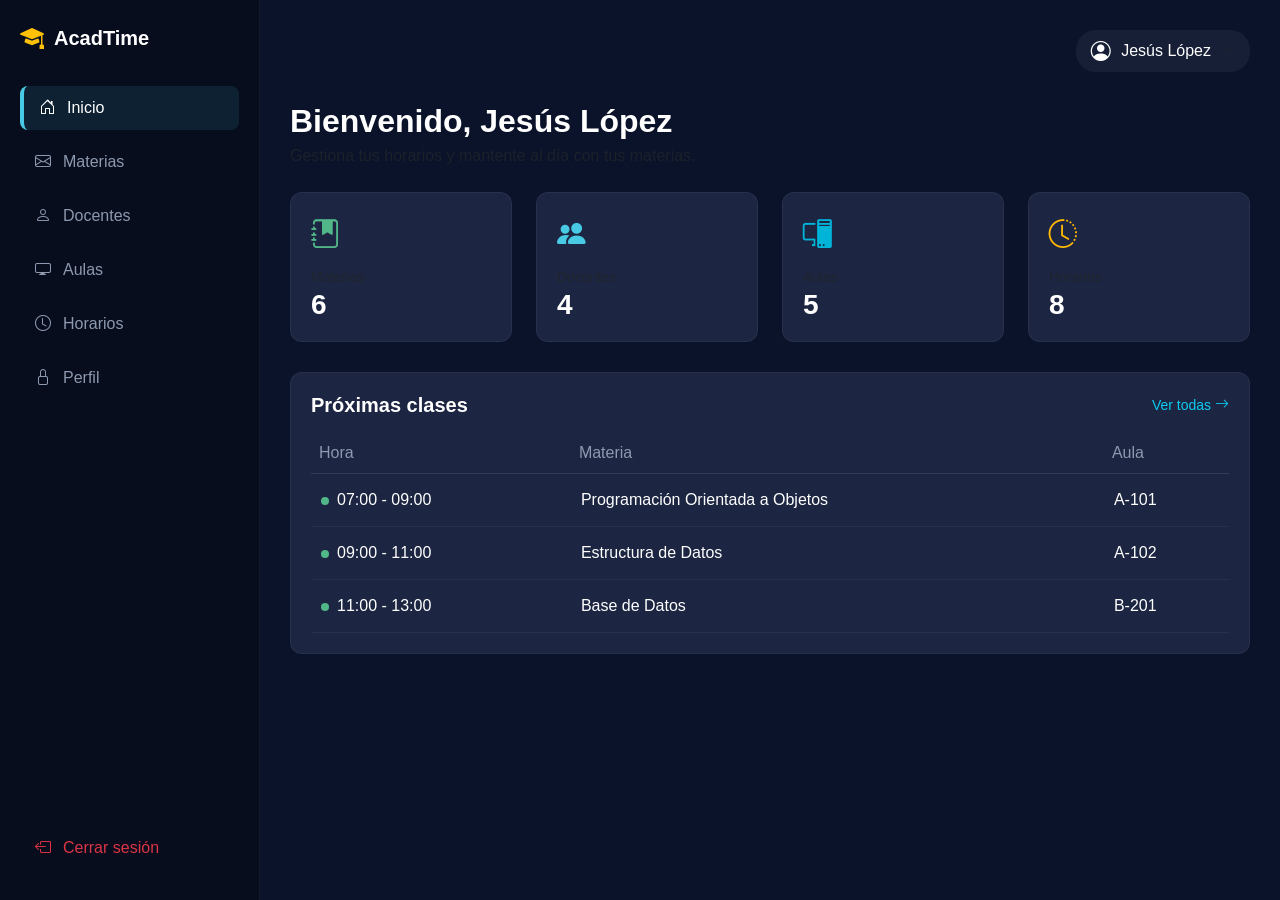
<file: templates/InterfazDocente.html>
<!DOCTYPE html>
<html lang="es">
<head>
    <meta charset="UTF-8">
    <meta name="viewport" content="width=device-width, initial-scale=1.0">
    <title>AcadTime - Panel Principal</title>
    <!-- Bootstrap 5 CSS -->
    <link href="https://cdn.jsdelivr.net/npm/bootstrap@5.3.2/dist/css/bootstrap.min.css" rel="stylesheet">
    <!-- Bootstrap Icons -->
    <link href="https://cdn.jsdelivr.net/npm/bootstrap-icons@1.11.1/font/bootstrap-icons.css" rel="stylesheet">
    <style>
        :root {
            --bg-dark-blue: #0b132b;
            --bg-card: #1c2541;
            --accent-blue: #48cae4;
            --text-muted-custom: #8d99ae;
        }

        body {
            background-color: var(--bg-dark-blue);
            color: #ffffff;
            font-family: 'Segoe UI', Tahoma, Geneva, Verdana, sans-serif;
            overflow-x: hidden;
        }

        /* Sidebar lateral */
        .sidebar {
            width: 260px;
            height: 100vh;
            position: fixed;
            top: 0;
            left: 0;
            background-color: #080d1e;
            border-right: 1px solid rgba(255, 255, 255, 0.05);
            display: flex;
            flex-direction: column;
            justify-content: space-between;
            padding: 20px;
            z-index: 1000;
        }

        .sidebar-brand {
            font-size: 1.25rem;
            font-weight: bold;
            color: #fff;
            display: flex;
            align-items: center;
            gap: 10px;
            margin-bottom: 30px;
        }

        .sidebar-menu {
            list-style: none;
            padding: 0;
            margin: 0;
            flex-grow: 1;
        }

        .sidebar-menu li {
            margin-bottom: 10px;
        }

        .sidebar-menu a {
            color: var(--text-muted-custom);
            text-decoration: none;
            display: flex;
            align-items: center;
            gap: 12px;
            padding: 10px 15px;
            border-radius: 8px;
            transition: all 0.3s ease;
        }

        .sidebar-menu a:hover, .sidebar-menu a.active {
            color: #fff;
            background-color: rgba(72, 202, 228, 0.1);
        }

        .sidebar-menu a.active {
            border-left: 4px solid var(--accent-blue);
        }

        /* Contenido principal */
        .main-content {
            margin-left: 260px;
            padding: 30px;
        }

        /* Topbar superior */
        .topbar {
            display: flex;
            justify-content: space-between;
            align-items: center;
            margin-bottom: 30px;
        }

        .user-profile {
            display: flex;
            align-items: center;
            gap: 10px;
            background: rgba(255, 255, 255, 0.05);
            padding: 6px 15px;
            border-radius: 20px;
        }

        /* Tarjetas de estadísticas */
        .stat-card {
            background-color: var(--bg-card);
            border: 1px solid rgba(255, 255, 255, 0.05);
            border-radius: 12px;
            padding: 20px;
            transition: transform 0.3s ease;
        }

        .stat-card:hover {
            transform: translateY(-3px);
        }

        .stat-icon {
            font-size: 1.8rem;
            margin-bottom: 10px;
        }

        .icon-materias { color: #52b788; }
        .icon-docentes { color: #48cae4; }
        .icon-aulas { color: #00b4d8; }
        .icon-horarios { color: #ffb703; }

        /* Tabla de Próximas clases */
        .table-custom-container {
            background-color: var(--bg-card);
            border: 1px solid rgba(255, 255, 255, 0.05);
            border-radius: 12px;
            padding: 20px;
            margin-top: 30px;
        }

        .table-custom {
            color: #fff;
            margin-bottom: 0;
        }

        .table-custom th {
            color: var(--text-muted-custom);
            font-weight: 500;
            border-bottom: 1px solid rgba(255, 255, 255, 0.1);
            background: transparent;
        }

        .table-custom td {
            border-bottom: 1px solid rgba(255, 255, 255, 0.05);
            background: transparent;
            color: #fff;
            padding: 14px 10px;
            vertical-align: middle;
        }

        .status-dot {
            height: 8px;
            width: 8px;
            background-color: #52b788;
            border-radius: 50%;
            display: inline-block;
            margin-right: 8px;
        }
    </style>
</head>
<body>

    <!-- Sidebar / Menú Lateral -->
    <div class="sidebar">
        <div>
            <div class="sidebar-brand">
                <i class="bi bi-mortarboard-fill text-warning fs-4"></i> AcadTime
            </div>
            <ul class="sidebar-menu">
                <li><a href="#" class="active"><i class="bi bi-house-door"></i> Inicio</a></li>
                <li><a href="#"><i class="bi bi-envelope"></i> Materias</a></li>
                <li><a href="docentes.html"><i class="bi bi-person"></i> Docentes</a></li>
                <li><a href="#"><i class="bi bi-display"></i> Aulas</a></li>
                <li><a href="#"><i class="bi bi-clock"></i> Horarios</a></li>
                <li><a href="#"><i class="bi bi-lock"></i> Perfil</a></li>
            </ul>
        </div>
        <div>
            <ul class="sidebar-menu mb-0">
                <li><a href="#" class="text-danger"><i class="bi bi-box-arrow-left"></i> Cerrar sesión</a></li>
            </ul>
        </div>
    </div>

    <!-- Contenido Principal -->
    <div class="main-content">
        <!-- Topbar -->
        <div class="topbar">
            <button class="btn text-white d-md-none"><i class="bi bi-list fs-3"></i></button>
            <div class="ms-auto user-profile">
                <i class="bi bi-person-circle fs-5"></i>
                <span class="fw-medium">Jesús López</span>
                <i class="bi bi-chevron-down small text-muted"></i>
            </div>
        </div>

        <!-- Saludo y Bienvenida -->
        <div class="mb-4">
            <h2 class="fw-bold mb-1">Bienvenido, Jesús López</h2>
            <p class="text-muted">Gestiona tus horarios y mantente al día con tus materias.</p>
        </div>

        <!-- Tarjetas de Estadísticas / Resumen -->
        <div class="row g-4">
            <div class="col-md-6 col-lg-3">
                <div class="stat-card">
                    <div class="stat-icon icon-materias"><i class="bi bi-journal-bookmark-fill"></i></div>
                    <div class="text-muted small">Materias</div>
                    <h3 class="fw-bold mb-0">6</h3>
                </div>
            </div>
            <div class="col-md-6 col-lg-3">
                <div class="stat-card">
                    <div class="stat-icon icon-docentes"><i class="bi bi-people-fill"></i></div>
                    <div class="text-muted small">Docentes</div>
                    <h3 class="fw-bold mb-0">4</h3>
                </div>
            </div>
            <div class="col-md-6 col-lg-3">
                <div class="stat-card">
                    <div class="stat-icon icon-aulas"><i class="bi bi-pc-display"></i></div>
                    <div class="text-muted small">Aulas</div>
                    <h3 class="fw-bold mb-0">5</h3>
                </div>
            </div>
            <div class="col-md-6 col-lg-3">
                <div class="stat-card">
                    <div class="stat-icon icon-horarios"><i class="bi bi-clock-history"></i></div>
                    <div class="text-muted small">Horarios</div>
                    <h3 class="fw-bold mb-0">8</h3>
                </div>
            </div>
        </div>

        <!-- Sección de Próximas Clases -->
        <div class="table-custom-container">
            <div class="d-flex justify-content-between align-items-center mb-3">
                <h5 class="fw-bold mb-0">Próximas clases</h5>
                <a href="#" class="text-decoration-none small text-info">Ver todas <i class="bi bi-arrow-right"></i></a>
            </div>
            <div class="table-responsive">
                <table class="table table-custom align-middle">
                    <thead>
                        <tr>
                            <th>Hora</th>
                            <th>Materia</th>
                            <th>Aula</th>
                        </tr>
                    </thead>
                    <tbody>
                        <tr>
                            <td><span class="status-dot"></span>07:00 - 09:00</td>
                            <td>Programación Orientada a Objetos</td>
                            <td>A-101</td>
                        </tr>
                        <tr>
                            <td><span class="status-dot"></span>09:00 - 11:00</td>
                            <td>Estructura de Datos</td>
                            <td>A-102</td>
                        </tr>
                        <tr>
                            <td><span class="status-dot"></span>11:00 - 13:00</td>
                            <td>Base de Datos</td>
                            <td>B-201</td>
                        </tr>
                    </tbody>
                </table>
            </div>
        </div>

    </div>

    <!-- Bootstrap 5 JS Bundle -->
    <script src="https://cdn.jsdelivr.net/npm/bootstrap@5.3.2/dist/js/bootstrap.bundle.min.js"></script>
</body>
</html>
</file>
